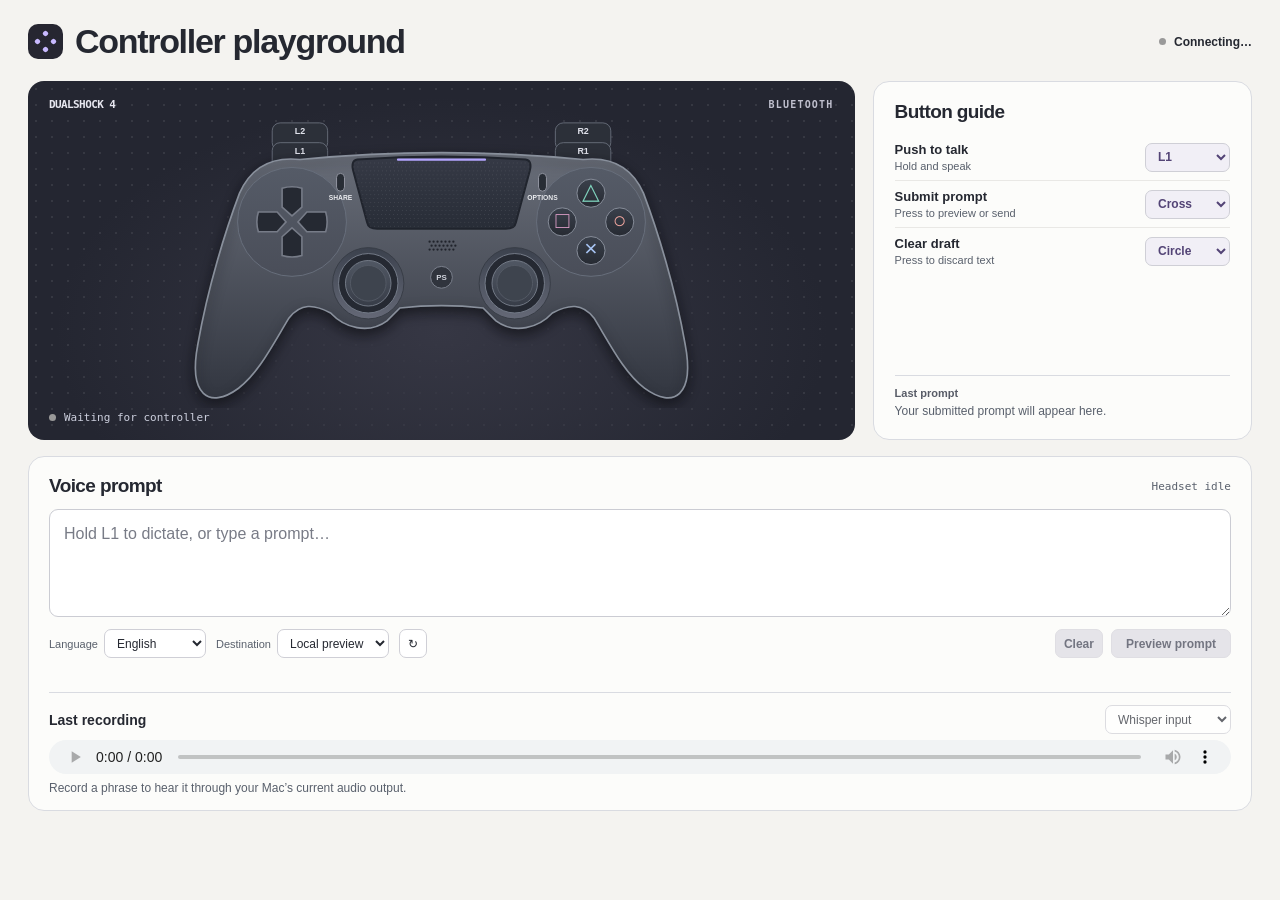
<file: playground/index.html>
<!doctype html>
<html lang="en">
  <head>
    <meta charset="utf-8" />
    <meta name="viewport" content="width=device-width,initial-scale=1" />
    <meta
      http-equiv="Content-Security-Policy"
      content="default-src 'none'; script-src 'self'; style-src 'self'; img-src 'self' data:; media-src blob:; connect-src 'none'"
    />
    <title>DualShock Playground</title>
    <link rel="stylesheet" href="style.css" />
    <script defer src="pad.js"></script>
    <script defer src="ui.js"></script>
  </head>
  <body>
    <main>
      <header>
        <div class="brand" aria-hidden="true"><i></i><i></i><i></i><i></i></div>
        <h1>Controller playground</h1>
        <span id="connection" role="status">Connecting…</span>
      </header>
      <div class="desk">
        <section class="stage" aria-label="Live controller monitor">
          <div class="stage-head">
            <h2>DUALSHOCK 4</h2>
            <span>BLUETOOTH</span>
          </div>
          <canvas id="pad" aria-label="DualShock 4 controller diagram"></canvas>
          <div class="readout">
            <span class="lamp"></span
            ><output id="buttons">Waiting for controller</output>
          </div>
        </section>
        <aside>
          <h2>Button guide</h2>
          <div id="guide"></div>
          <div class="last">
            <h3 id="last-heading">Last prompt</h3>
            <p id="last">Your submitted prompt will appear here.</p>
          </div>
        </aside>
      </div>
      <section class="composer">
        <div class="compose-head">
          <h2>Voice prompt</h2>
          <span class="mic" id="mic" role="status">Headset idle</span>
        </div>
        <label class="sr" for="draft">Editable voice prompt</label
        ><textarea
          id="draft"
          placeholder="Hold L1 to dictate, or type a prompt…"
          spellcheck="true"
        ></textarea>
        <div class="toolbar">
          <label
            >Language<select id="language">
              <option value="en">English</option>
              <option value="vi">Vietnamese</option>
              <option value="auto">Auto-detect</option>
            </select></label
          >
          <label
            >Destination<select id="target">
              <option value="">Local preview</option>
            </select></label
          ><button
            id="refresh"
            title="Refresh Herdr agents"
            aria-label="Refresh Herdr agents"
          >
            ↻
          </button>
          <div class="actions">
            <button id="clear">Clear</button
            ><button id="submit" class="primary">Preview prompt</button>
          </div>
        </div>
        <div id="notice" role="status"></div>
        <section class="recording" aria-labelledby="take-title">
          <div class="recording-head">
            <h3 id="take-title">Last recording</h3>
            <select id="take-source" aria-label="Playback source" disabled>
              <option value="adjusted">Whisper input</option>
              <option value="original">Original headset</option>
            </select>
          </div>
          <audio id="take-audio" controls preload="metadata" aria-label="Play last recording"></audio>
          <p id="take-stats">Record a phrase to hear it through your Mac’s current audio output.</p>
        </section>
      </section>
    </main>
  </body>
</html>
</file>
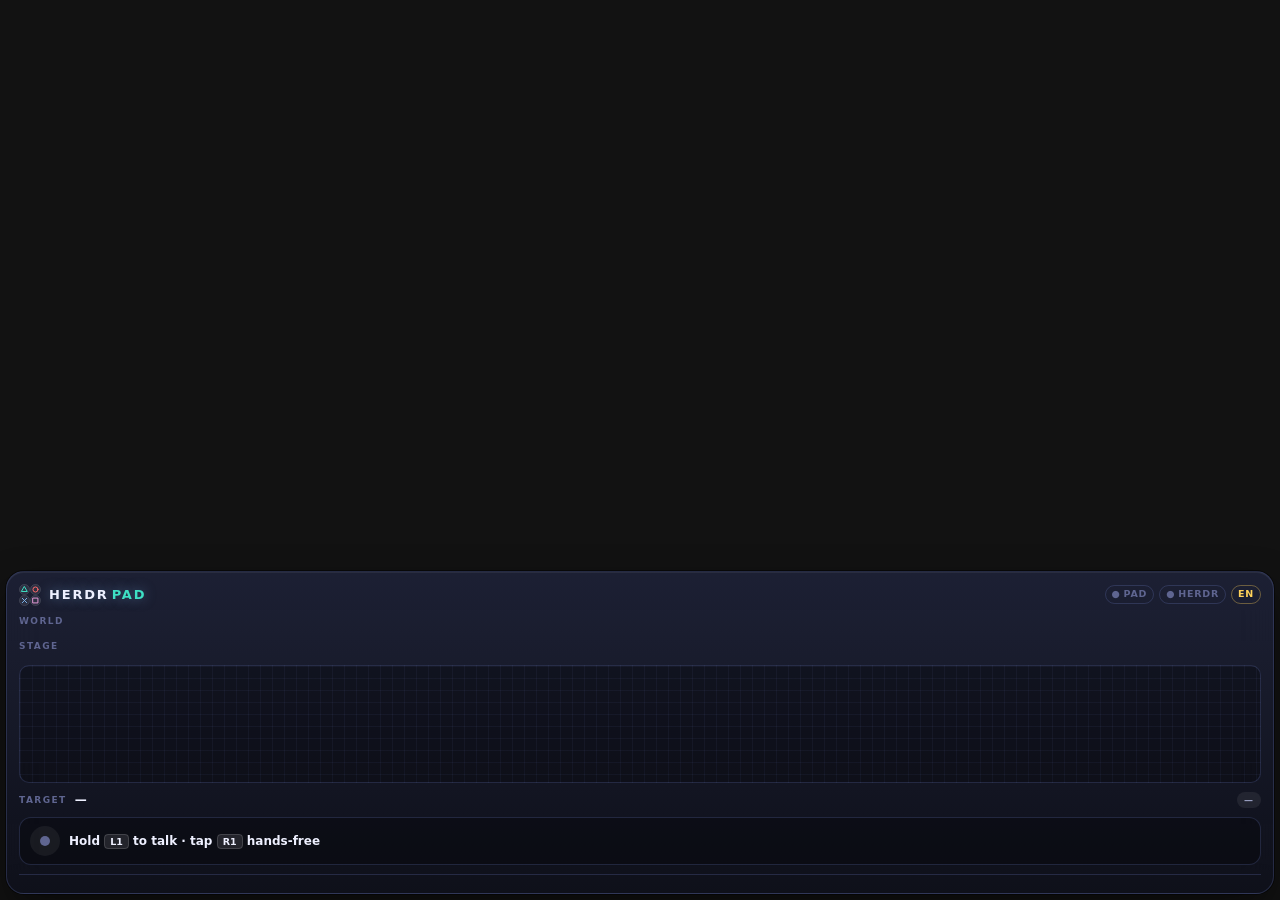
<file: hud/hud.html>
<!doctype html>
<html lang="en">
  <head>
    <meta charset="utf-8" />
    <meta
      http-equiv="Content-Security-Policy"
      content="default-src 'none'; script-src 'self'; style-src 'self'; img-src 'self' data:"
    />
    <title>Herdr Pad</title>
    <link rel="stylesheet" href="hud.css" />
    <script defer src="hud.js"></script>
  </head>
  <body class="full">
    <div id="toasts" aria-live="polite"></div>
    <main id="hud">
      <header>
        <div class="logo" aria-hidden="true">
          <svg viewBox="0 0 40 40"><use href="#g-triangle" x="0" y="0" width="20" height="20" /><use href="#g-circle" x="20" y="0" width="20" height="20" /><use href="#g-cross" x="0" y="20" width="20" height="20" /><use href="#g-square" x="20" y="20" width="20" height="20" /></svg>
        </div>
        <h1>HERDR<span>PAD</span></h1>
        <div class="links">
          <span id="link-pad" class="link">PAD</span>
          <span id="link-herdr" class="link">HERDR</span>
          <span id="lang" class="lang">EN</span>
        </div>
      </header>

      <section class="worlds">
        <div class="row-label">WORLD</div>
        <div id="workspaces" class="chips"></div>
      </section>
      <section class="stages">
        <div class="row-label">STAGE</div>
        <div id="tabs" class="chips small"></div>
      </section>

      <section class="map">
        <div id="minimap"></div>
      </section>

      <section class="target">
        <div class="row-label">TARGET</div>
        <div id="target-label">—</div>
        <div id="target-status" class="badge">—</div>
      </section>

      <section id="voice" class="voice idle">
        <div class="mic"><i></i></div>
        <div class="voice-body">
          <div id="voice-title">Hold <b class="key">L1</b> to talk · tap <b class="key">R1</b> hands-free</div>
          <div id="voice-sub"></div>
        </div>
        <div id="voice-timer"></div>
      </section>
      <section id="draft" hidden>
        <div class="row-label">HELD DRAFT</div>
        <p id="draft-text"></p>
        <div class="draft-hint"><svg class="glyph"><use href="#g-cross" /></svg> send <svg class="glyph"><use href="#g-circle" /></svg> discard</div>
      </section>

      <section id="legend" class="legend"></section>
    </main>

    <svg class="defs" width="0" height="0" aria-hidden="true">
      <defs>
        <symbol id="g-cross" viewBox="0 0 20 20"><circle cx="10" cy="10" r="9.2" class="ring" /><path d="M6 6 L14 14 M14 6 L6 14" class="mark cross" /></symbol>
        <symbol id="g-circle" viewBox="0 0 20 20"><circle cx="10" cy="10" r="9.2" class="ring" /><circle cx="10" cy="10" r="4.6" class="mark circle" /></symbol>
        <symbol id="g-square" viewBox="0 0 20 20"><circle cx="10" cy="10" r="9.2" class="ring" /><rect x="5.6" y="5.6" width="8.8" height="8.8" class="mark square" /></symbol>
        <symbol id="g-triangle" viewBox="0 0 20 20"><circle cx="10" cy="10" r="9.2" class="ring" /><path d="M10 5 L15 13.6 L5 13.6 Z" class="mark triangle" /></symbol>
        <symbol id="g-dpad" viewBox="0 0 20 20"><path d="M7.5 2h5v5.5h5.5v5h-5.5V18h-5v-5.5H2v-5h5.5z" class="dpad" /></symbol>
      </defs>
    </svg>
  </body>
</html>
</file>
<file: playground/style.css>
:root {
  color-scheme: light;
  --ink: #252831;
  --sub: #59606c;
  --line: #d9dbe1;
  --purple: #66539c;
  --mint: #a9f2d1;
  font:
    14px -apple-system,
    BlinkMacSystemFont,
    "Helvetica Neue",
    sans-serif;
  color: var(--ink);
  background: #f4f3f0;
}
* {
  box-sizing: border-box;
}
body {
  margin: 0;
}
main {
  max-width: 1320px;
  margin: auto;
  padding: 22px 28px 18px;
}
header,
.stage-head,
.compose-head,
.toolbar,
.actions {
  display: flex;
  align-items: center;
}
header {
  gap: 12px;
  margin-bottom: 20px;
}
h1,
h2,
h3,
p {
  margin: 0;
}
h1 {
  font-size: clamp(24px, 2.8vw, 34px);
  letter-spacing: -1.3px;
  font-weight: 650;
}
.brand {
  position: relative;
  background: #262631;
  width: 35px;
  height: 35px;
  border-radius: 10px;
  flex: none;
}
.brand i {
  position: absolute;
  background: #c8b9ff;
  width: 5px;
  height: 5px;
  border-radius: 2px;
  transform: rotate(45deg);
}
.brand i:nth-child(1) {
  left: 15px;
  top: 7px;
}
.brand i:nth-child(2) {
  left: 7px;
  top: 15px;
}
.brand i:nth-child(3) {
  right: 7px;
  top: 15px;
}
.brand i:nth-child(4) {
  left: 15px;
  bottom: 7px;
}
#connection {
  margin-left: auto;
  font-size: 12px;
  font-weight: 600;
  display: flex;
  align-items: center;
  gap: 8px;
}
#connection:before,
.lamp {
  content: "";
  display: inline-block;
  width: 7px;
  height: 7px;
  border-radius: 50%;
  background: #999;
}
.connected #connection:before {
  background: #338564;
}
.desk {
  display: grid;
  grid-template-columns: minmax(420px, 1fr) minmax(250px, 31%);
  gap: 18px;
}
.stage {
  background-color: #242631;
  background-image: radial-gradient(
      ellipse at 50% 70%,
      #363744 0%,
      transparent 66%
    ),
    radial-gradient(#ffffff15 0.8px, transparent 0.8px);
  background-size:
    auto,
    16px 16px;
  color: white;
  border-radius: 16px;
  padding: 17px 21px 14px;
  display: flex;
  flex-direction: column;
  overflow: hidden;
}
.stage-head {
  justify-content: space-between;
  color: #e7e7f0;
  font:
    600 11px ui-monospace,
    Menlo,
    monospace;
  letter-spacing: 0.11em;
}
.stage-head h2 {
  font: inherit;
}
.stage-head span {
  font-size: 10px;
  color: #c0c0ce;
}
canvas {
  display: block;
  width: 100%;
  height: clamp(210px, 33vh, 370px);
}
.readout {
  display: flex;
  align-items: center;
  gap: 8px;
  color: #cdd0de;
  font:
    11px ui-monospace,
    Menlo,
    monospace;
  min-height: 18px;
}
.connected .lamp {
  background: #a8efcf;
}
.desk aside,
.composer {
  background: #fcfcfa;
  border: 1px solid var(--line);
  border-radius: 16px;
}
.desk aside {
  padding: 19px 21px;
  display: flex;
  flex-direction: column;
  min-width: 0;
}
h2 {
  font-weight: 650;
  font-size: 19px;
  letter-spacing: -0.6px;
}
#guide {
  margin: 11px 0;
}
.guide-row {
  display: flex;
  align-items: center;
  justify-content: space-between;
  gap: 8px;
  padding: 8px 0;
  border-bottom: 1px solid #e9e8e5;
}
.guide-row:last-child {
  border: 0;
}
.guide-row select {
  width: 85px;
  background-color: #f1eff6;
  color: #534476;
  font-weight: 650;
}
.guide-row strong {
  display: block;
  font-size: 13px;
  font-weight: 600;
}
.guide-row small {
  display: block;
  color: var(--sub);
  font-size: 11px;
  margin-top: 3px;
}
.last {
  border-top: 1px solid var(--line);
  padding-top: 11px;
  margin-top: auto;
}
.last h3 {
  font-size: 11px;
  color: #585c67;
}
.last p {
  font-size: 12px;
  line-height: 1.45;
  color: var(--sub);
  margin-top: 4px;
  max-height: 50px;
  overflow: auto;
  overflow-wrap: anywhere;
}
.composer {
  padding: 18px 20px 13px;
  margin-top: 16px;
}
.compose-head {
  justify-content: space-between;
  margin-bottom: 12px;
}
.mic {
  font:
    11px ui-monospace,
    Menlo,
    monospace;
  color: var(--sub);
}
.mic.active {
  color: #1a7356;
  font-weight: 600;
}
textarea,
select,
button {
  font: inherit;
}
textarea {
  display: block;
  width: 100%;
  min-height: 72px;
  height: clamp(72px, 12vh, 165px);
  resize: vertical;
  border: 1px solid #cbccd3;
  background: #fff;
  border-radius: 9px;
  padding: 12px 14px;
  font-size: 16px;
  line-height: 1.5;
  color: var(--ink);
}
textarea::placeholder {
  color: #787b86;
}
select,
button {
  border: 1px solid #cfcfd6;
  border-radius: 7px;
  background: #fff;
  color: var(--ink);
  padding: 5px 8px;
  font-size: 12px;
  min-height: 29px;
}
button {
  cursor: pointer;
  font-weight: 550;
}
button:active {
  transform: translateY(1px);
}
:focus-visible {
  outline: 2px solid #8866c4;
  outline-offset: 2px;
}
button:disabled {
  cursor: default;
  color: #737581;
  background: #e5e4e9;
  border-color: #dfdee3;
}
.toolbar {
  gap: 10px;
  flex-wrap: wrap;
  margin-top: 12px;
}
.toolbar label {
  display: flex;
  align-items: center;
  gap: 6px;
  color: var(--sub);
  font-size: 11px;
}
.toolbar select {
  max-width: 205px;
}
.actions {
  margin-left: auto;
  gap: 8px;
}
.primary {
  background: #53427e;
  color: white;
  border-color: #53427e;
  padding-inline: 14px;
}
.sr {
  position: absolute;
  clip-path: inset(50%);
  width: 1px;
  height: 1px;
  overflow: hidden;
}
#notice {
  font-size: 12px;
  color: var(--sub);
  margin-top: 8px;
  line-height: 1.4;
  min-height: 16px;
}
#notice.error {
  color: #99452f;
}

.recording {
  border-top: 1px solid var(--line);
  margin-top: 10px;
  padding-top: 12px;
}
.recording-head { display: flex; align-items: center; justify-content: space-between; gap: 12px; }
.recording-head h3 { margin: 0; font-size: 14px; }
#take-audio { display: block; width: 100%; height: 34px; margin-top: 6px; }
#take-stats { color: var(--sub); font-size: 12px; line-height: 1.5; margin: 5px 0 0; }
</file>
<file: hud/hud.css>
:root {
  --glass: rgba(14, 16, 28, 0.82);
  --glass-hi: rgba(30, 34, 56, 0.9);
  --line: rgba(140, 160, 255, 0.18);
  --text: #eef0ff;
  --dim: #9aa0c3;
  --faint: #5f6590;
  --cross: #7cb2e8;
  --circle: #ff6b6b;
  --square: #e79bd9;
  --triangle: #3ee0c4;
  --working: #4f8cff;
  --done: #2fe08a;
  --blocked: #ff9a1f;
  --rec: #ff2e5f;
  --gold: #ffd25a;
  --ease-out: cubic-bezier(0.23, 1, 0.32, 1);
  color-scheme: dark;
}

* { box-sizing: border-box; }
html, body {
  margin: 0;
  height: 100%;
  background: transparent;
  overflow: hidden;
  -webkit-font-smoothing: antialiased;
  font: 12px/1.35 ui-rounded, -apple-system, "SF Pro Rounded", system-ui, sans-serif;
  color: var(--text);
  user-select: none;
  cursor: default;
}
.defs { position: absolute; }

body {
  display: flex;
  flex-direction: column;
  justify-content: flex-end;
  padding: 6px;
}
body.hidden main { display: none; }

#hud {
  background: linear-gradient(180deg, var(--glass-hi), var(--glass));
  border: 1px solid var(--line);
  border-radius: 18px;
  box-shadow: 0 0 0 1px rgba(0, 0, 0, 0.5), 0 18px 40px rgba(0, 0, 0, 0.45), inset 0 1px 0 rgba(255, 255, 255, 0.06);
  padding: 12px 12px 10px;
  display: flex;
  flex-direction: column;
  gap: 9px;
  backdrop-filter: blur(18px) saturate(140%);
}

header { display: flex; align-items: center; gap: 8px; }
.logo svg { width: 22px; height: 22px; display: block; }
h1 {
  margin: 0;
  font-size: 13px;
  letter-spacing: 0.14em;
  font-weight: 800;
  text-shadow: 0 0 12px rgba(124, 178, 232, 0.5);
}
h1 span { color: var(--triangle); margin-left: 3px; }
.links { margin-left: auto; display: flex; gap: 5px; align-items: center; }
.link, .lang {
  font-size: 9.5px;
  font-weight: 700;
  letter-spacing: 0.08em;
  padding: 2px 6px;
  border-radius: 99px;
  border: 1px solid var(--line);
  color: var(--faint);
}
.link::before { content: "●"; margin-right: 3px; }
.link.on { color: var(--done); border-color: rgba(47, 224, 138, 0.35); }
.link.off { color: var(--circle); border-color: rgba(255, 107, 107, 0.35); }
.lang { color: var(--gold); border-color: rgba(255, 210, 90, 0.35); }

.row-label {
  font-size: 9px;
  font-weight: 800;
  letter-spacing: 0.16em;
  color: var(--faint);
  margin-bottom: 4px;
}

.chips { display: flex; flex-wrap: wrap; gap: 4px; }
.chip {
  position: relative;
  display: flex;
  align-items: center;
  gap: 5px;
  max-width: 132px;
  padding: 3px 8px 3px 4px;
  border-radius: 8px;
  background: rgba(255, 255, 255, 0.04);
  border: 1px solid transparent;
  color: var(--dim);
  transition: transform 160ms var(--ease-out), background-color 160ms, border-color 160ms, color 160ms;
}
.chip .num {
  font-variant-numeric: tabular-nums;
  font-weight: 800;
  font-size: 10px;
  min-width: 16px;
  height: 16px;
  border-radius: 5px;
  display: grid;
  place-items: center;
  background: rgba(255, 255, 255, 0.07);
  color: var(--text);
}
.chip .name { white-space: nowrap; overflow: hidden; text-overflow: ellipsis; }
.chip.focused {
  color: var(--text);
  background: rgba(124, 178, 232, 0.16);
  border-color: rgba(124, 178, 232, 0.55);
  box-shadow: 0 0 14px rgba(124, 178, 232, 0.25);
}
.chip.focused .num { background: var(--cross); color: #0b1020; }
.chips.small .chip { padding: 2px 7px 2px 3px; font-size: 11px; }

.gem {
  width: 7px;
  height: 7px;
  border-radius: 50%;
  flex: none;
  background: var(--faint);
  opacity: 0.5;
}
.gem.working { background: var(--working); opacity: 1; box-shadow: 0 0 6px var(--working); animation: pulse 1.2s ease-in-out infinite; }
.gem.done, .gem.idle { background: var(--done); opacity: 1; }
.gem.blocked { background: var(--blocked); opacity: 1; box-shadow: 0 0 8px var(--blocked); animation: blink 0.7s steps(2) infinite; }

@keyframes pulse { 50% { opacity: 0.45; } }
@keyframes blink { 50% { opacity: 0.25; } }

.map { padding: 0; }
#minimap {
  position: relative;
  height: 118px;
  border-radius: 10px;
  background:
    linear-gradient(rgba(140, 160, 255, 0.05) 1px, transparent 1px) 0 0 / 12px 12px,
    linear-gradient(90deg, rgba(140, 160, 255, 0.05) 1px, transparent 1px) 0 0 / 12px 12px,
    rgba(0, 0, 0, 0.28);
  border: 1px solid var(--line);
  overflow: hidden;
}
.pane {
  position: absolute;
  border-radius: 6px;
  border: 1px solid rgba(255, 255, 255, 0.1);
  background: rgba(255, 255, 255, 0.035);
  padding: 4px 6px;
  overflow: hidden;
  display: flex;
  flex-direction: column;
  gap: 1px;
  transition: border-color 140ms, background-color 140ms, box-shadow 140ms;
}
.pane .who { font-weight: 800; font-size: 10.5px; display: flex; align-items: center; gap: 4px; white-space: nowrap; }
.pane .what { color: var(--dim); font-size: 9.5px; white-space: nowrap; overflow: hidden; text-overflow: ellipsis; }
.pane .pid { position: absolute; right: 5px; bottom: 3px; font-size: 8.5px; color: var(--faint); font-variant-numeric: tabular-nums; }
.pane.focused {
  border-color: var(--gold);
  background: rgba(255, 210, 90, 0.08);
  box-shadow: inset 0 0 0 1px rgba(255, 210, 90, 0.35), 0 0 16px rgba(255, 210, 90, 0.2);
}
.pane.focused::after {
  content: "▶";
  position: absolute;
  left: 5px;
  bottom: 2px;
  font-size: 8px;
  color: var(--gold);
  animation: pulse 1s ease-in-out infinite;
}
.pane.blocked { border-color: var(--blocked); }
.pane.bump { animation: bump 220ms var(--ease-out); }
@keyframes bump { 40% { transform: translateX(3px); } 70% { transform: translateX(-2px); } }
.zoom-tag {
  position: absolute;
  top: 5px;
  right: 6px;
  font-size: 8.5px;
  font-weight: 800;
  letter-spacing: 0.1em;
  color: var(--triangle);
}

.target { display: grid; grid-template-columns: auto 1fr auto; gap: 8px; align-items: center; }
.target .row-label { margin: 0; }
#target-label { font-weight: 700; white-space: nowrap; overflow: hidden; text-overflow: ellipsis; }
.badge {
  font-size: 9px;
  font-weight: 800;
  letter-spacing: 0.1em;
  padding: 2px 7px;
  border-radius: 99px;
  background: rgba(255, 255, 255, 0.07);
  color: var(--dim);
  text-transform: uppercase;
}
.badge.working { background: rgba(79, 140, 255, 0.2); color: #9cbcff; }
.badge.done, .badge.idle { background: rgba(47, 224, 138, 0.16); color: var(--done); }
.badge.blocked { background: rgba(255, 154, 31, 0.2); color: var(--blocked); animation: blink 0.8s steps(2) infinite; }

.voice {
  display: grid;
  grid-template-columns: 30px 1fr auto;
  gap: 9px;
  align-items: center;
  padding: 8px 10px;
  border-radius: 12px;
  background: rgba(0, 0, 0, 0.3);
  border: 1px solid var(--line);
  transition: border-color 160ms, box-shadow 160ms, background-color 160ms;
}
.mic {
  width: 30px;
  height: 30px;
  border-radius: 50%;
  display: grid;
  place-items: center;
  background: rgba(255, 255, 255, 0.06);
}
.mic i {
  width: 10px;
  height: 10px;
  border-radius: 50%;
  background: var(--faint);
}
#voice-title { font-weight: 700; }
#voice-sub { color: var(--dim); font-size: 11px; white-space: nowrap; overflow: hidden; text-overflow: ellipsis; }
#voice-timer { font-variant-numeric: tabular-nums; font-weight: 800; color: var(--rec); }
.key {
  font-size: 9.5px;
  font-weight: 800;
  padding: 1px 5px;
  border-radius: 4px;
  background: rgba(255, 255, 255, 0.1);
  border: 1px solid rgba(255, 255, 255, 0.14);
}
.voice.recording, .voice.opening, .voice.finishing, .voice.stalled {
  border-color: rgba(255, 46, 95, 0.6);
  box-shadow: 0 0 22px rgba(255, 46, 95, 0.22);
  background: rgba(60, 0, 18, 0.45);
}
.voice.recording .mic i, .voice.opening .mic i, .voice.finishing .mic i {
  background: var(--rec);
  box-shadow: 0 0 0 0 rgba(255, 46, 95, 0.6);
  animation: rec 1s var(--ease-out) infinite;
}
.voice.stalled .mic i { background: var(--blocked); }
@keyframes rec { to { box-shadow: 0 0 0 12px rgba(255, 46, 95, 0); } }
.voice.transcribing { border-color: rgba(170, 110, 255, 0.6); background: rgba(40, 10, 70, 0.4); }
.voice.transcribing .mic i { background: #b07cff; animation: pulse 0.6s ease-in-out infinite; }
.voice.sent { border-color: rgba(47, 224, 138, 0.6); }
.voice.sent .mic i { background: var(--done); }

#draft {
  border-radius: 12px;
  border: 1px dashed rgba(255, 154, 31, 0.6);
  background: rgba(255, 154, 31, 0.08);
  padding: 8px 10px;
}
#draft p { margin: 0 0 6px; font-size: 12px; max-height: 4.2em; overflow: hidden; }
.draft-hint { display: flex; align-items: center; gap: 4px; color: var(--dim); font-size: 10.5px; }

.legend {
  display: grid;
  grid-template-columns: 1fr 1fr;
  gap: 3px 10px;
  padding-top: 8px;
  border-top: 1px solid var(--line);
}
.bind { display: flex; align-items: center; gap: 6px; color: var(--dim); font-size: 11px; white-space: nowrap; }
.bind .cap { display: flex; gap: 2px; flex: none; min-width: 36px; }
.bind.flash { color: var(--text); }
.bind.flash .glyph, .bind.flash .pill { transform: scale(1.18); filter: brightness(1.5); }

.glyph { width: 15px; height: 15px; flex: none; transition: transform 120ms var(--ease-out), filter 120ms; }
.ring { fill: rgba(255, 255, 255, 0.08); stroke: rgba(255, 255, 255, 0.22); stroke-width: 1; }
.mark { fill: none; stroke-width: 1.8; stroke-linejoin: round; stroke-linecap: round; }
.mark.cross { stroke: var(--cross); }
.mark.circle { stroke: var(--circle); }
.mark.square { stroke: var(--square); }
.mark.triangle { stroke: var(--triangle); }
.dpad { fill: rgba(255, 255, 255, 0.55); }
.pill {
  font-size: 8.5px;
  font-weight: 800;
  letter-spacing: 0.04em;
  padding: 1px 4px;
  border-radius: 4px;
  background: rgba(255, 255, 255, 0.1);
  border: 1px solid rgba(255, 255, 255, 0.16);
  color: var(--text);
  transition: transform 120ms var(--ease-out), filter 120ms;
}

body.compact .worlds, body.compact .stages, body.compact .legend, body.compact .map { display: none; }

#toasts {
  display: flex;
  flex-direction: column;
  gap: 5px;
  margin-bottom: 6px;
  align-items: flex-end;
}
.toast {
  max-width: 100%;
  padding: 7px 11px;
  border-radius: 10px;
  background: var(--glass-hi);
  border: 1px solid var(--line);
  border-left: 3px solid var(--cross);
  box-shadow: 0 8px 24px rgba(0, 0, 0, 0.4);
  font-weight: 600;
  animation: toast-in 240ms var(--ease-out);
  transition: opacity 300ms, transform 300ms var(--ease-out);
}
.toast.error { border-left-color: var(--circle); }
.toast.alert { border-left-color: var(--blocked); }
.toast.done { border-left-color: var(--done); }
.toast.sent { border-left-color: var(--gold); }
.toast.sent b { color: var(--gold); }
.toast.leaving { opacity: 0; transform: translateX(20px); }
@keyframes toast-in { from { opacity: 0; transform: translateY(8px) scale(0.97); } }

@media (prefers-reduced-motion: reduce) {
  *, *::before, *::after { animation: none !important; transition: none !important; }
}
</file>
